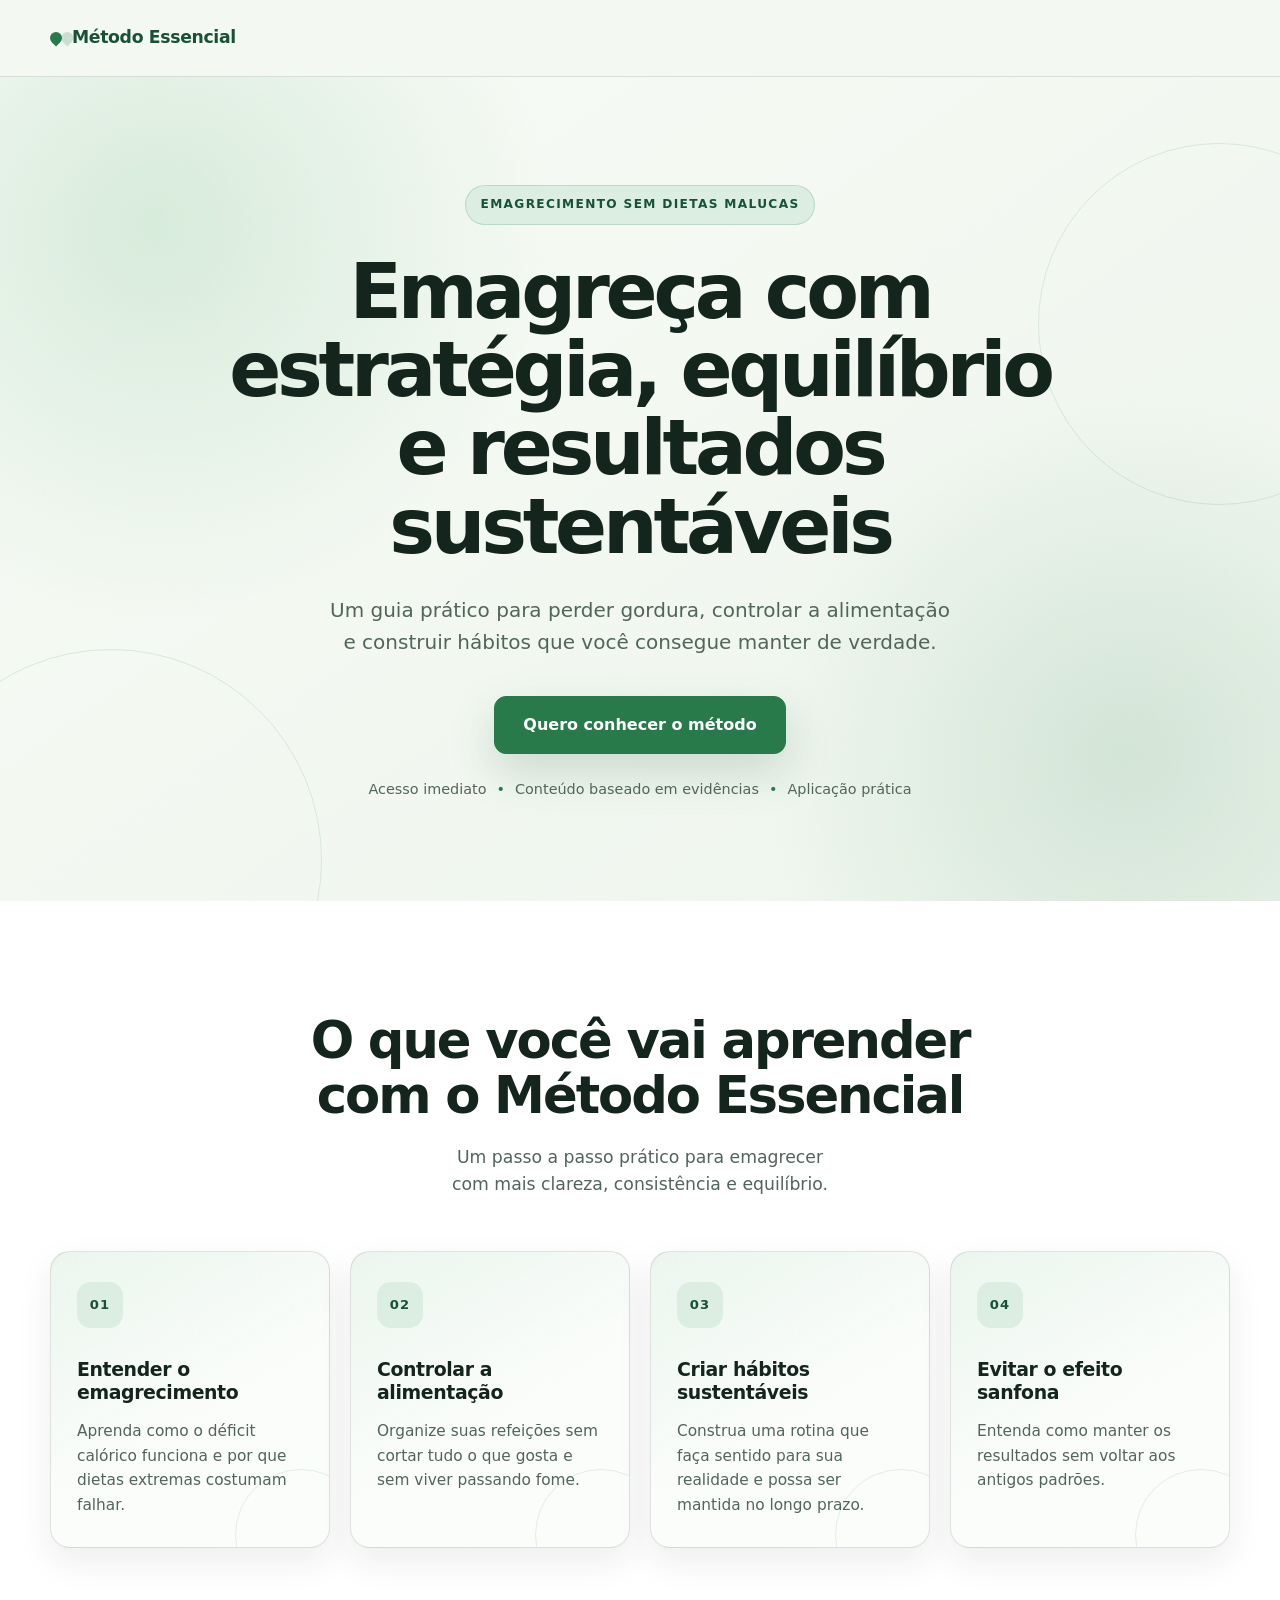
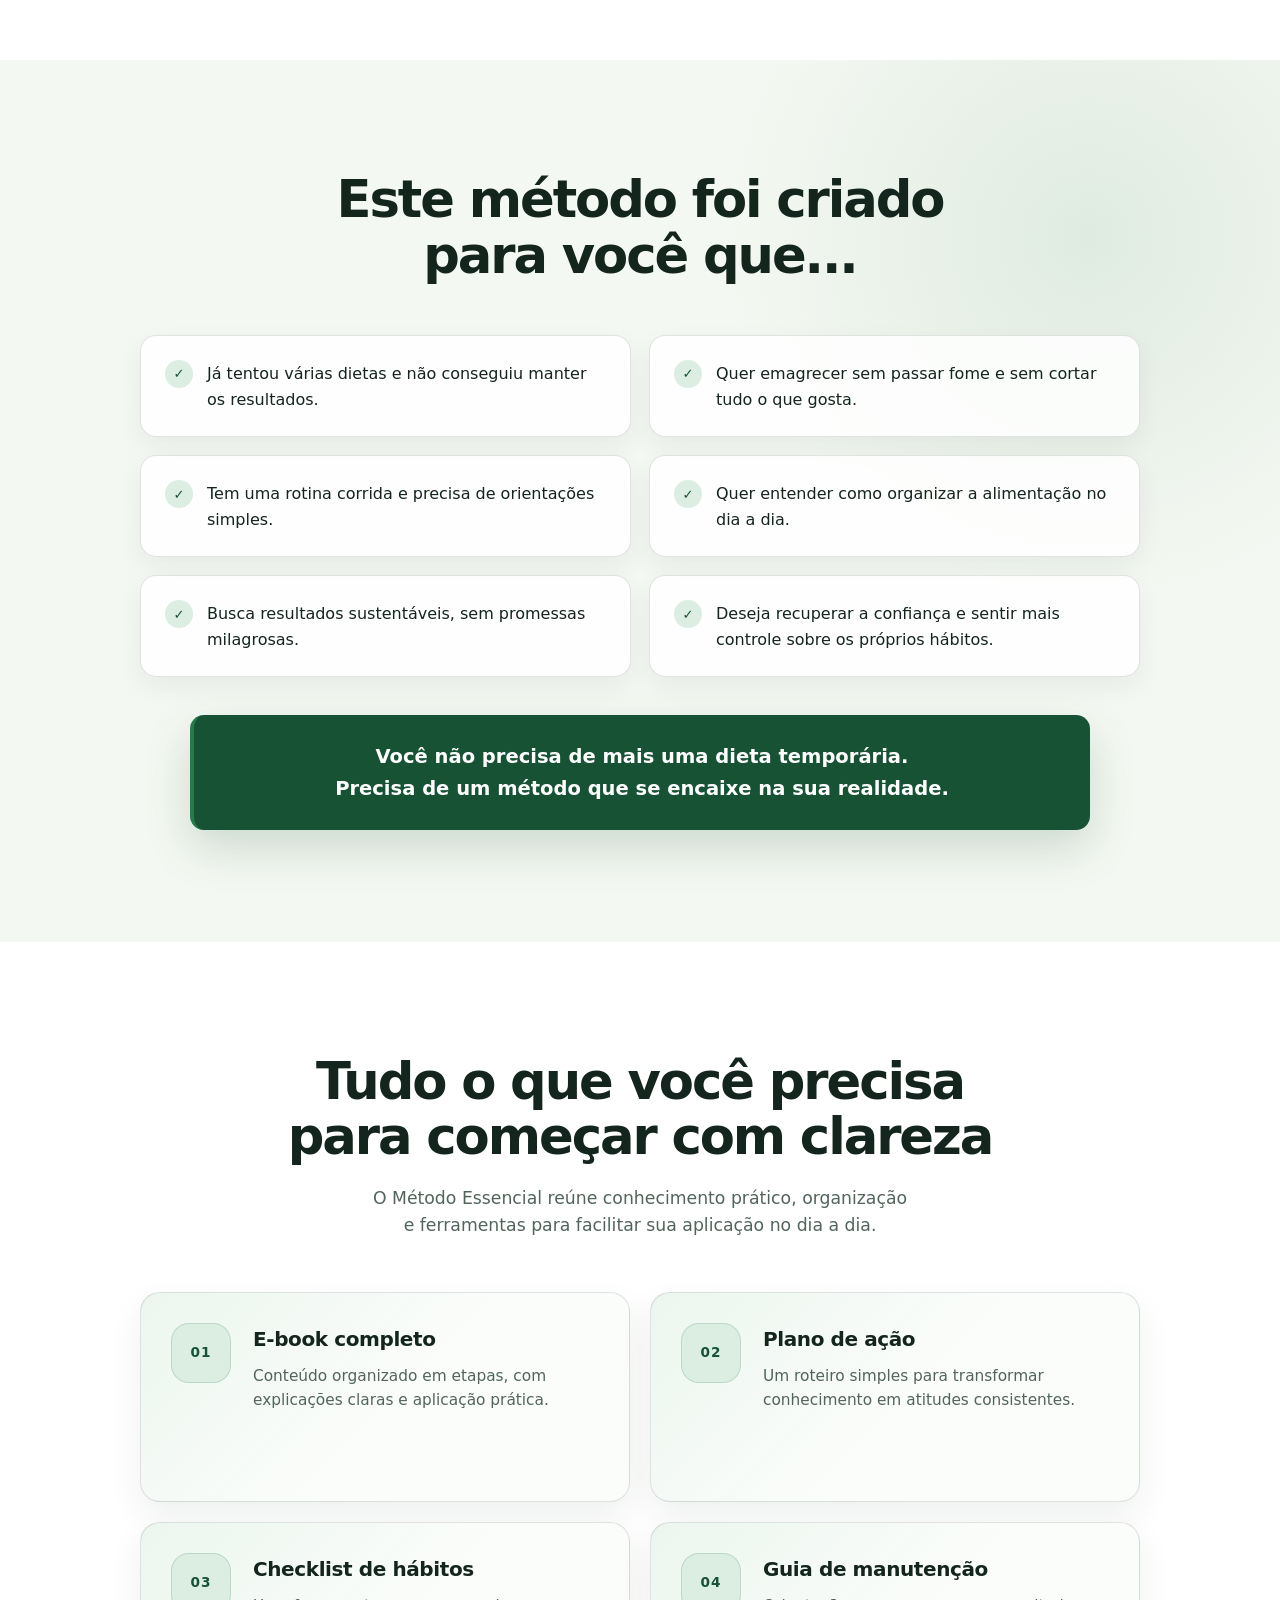
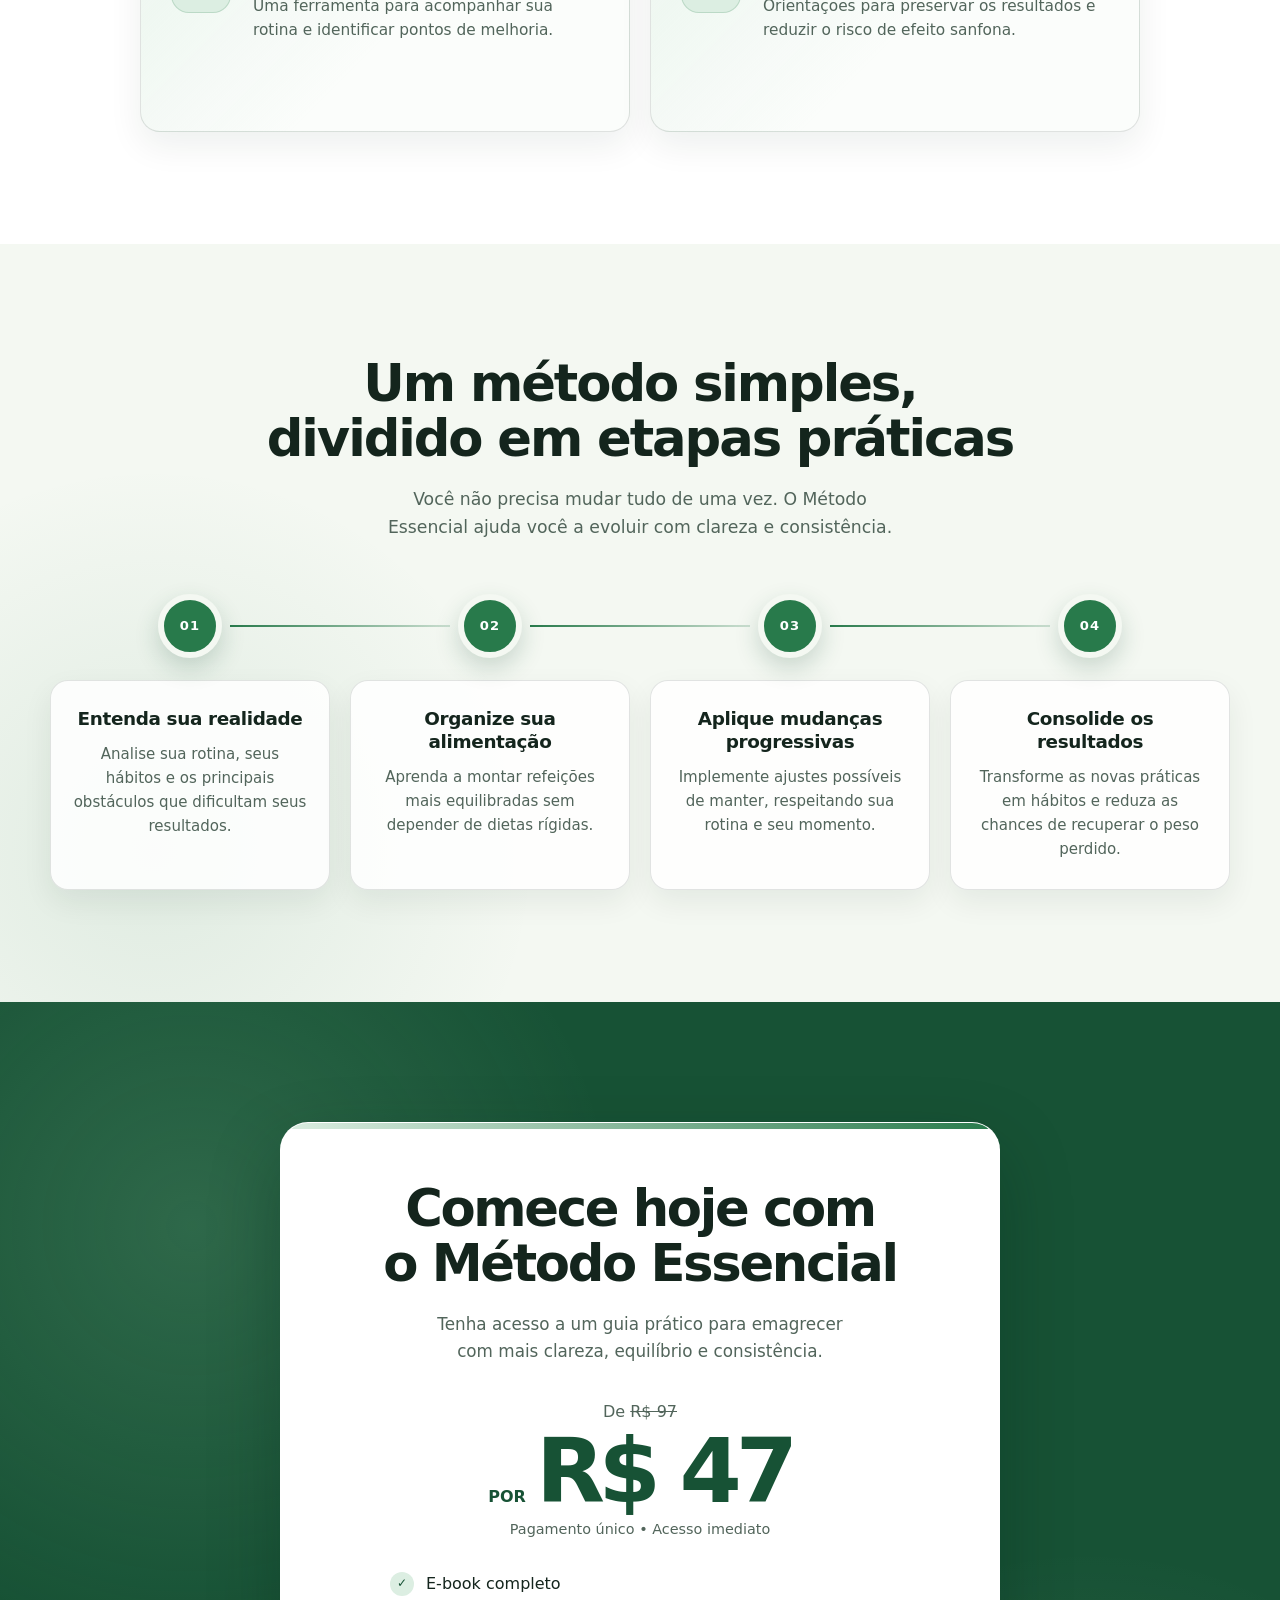
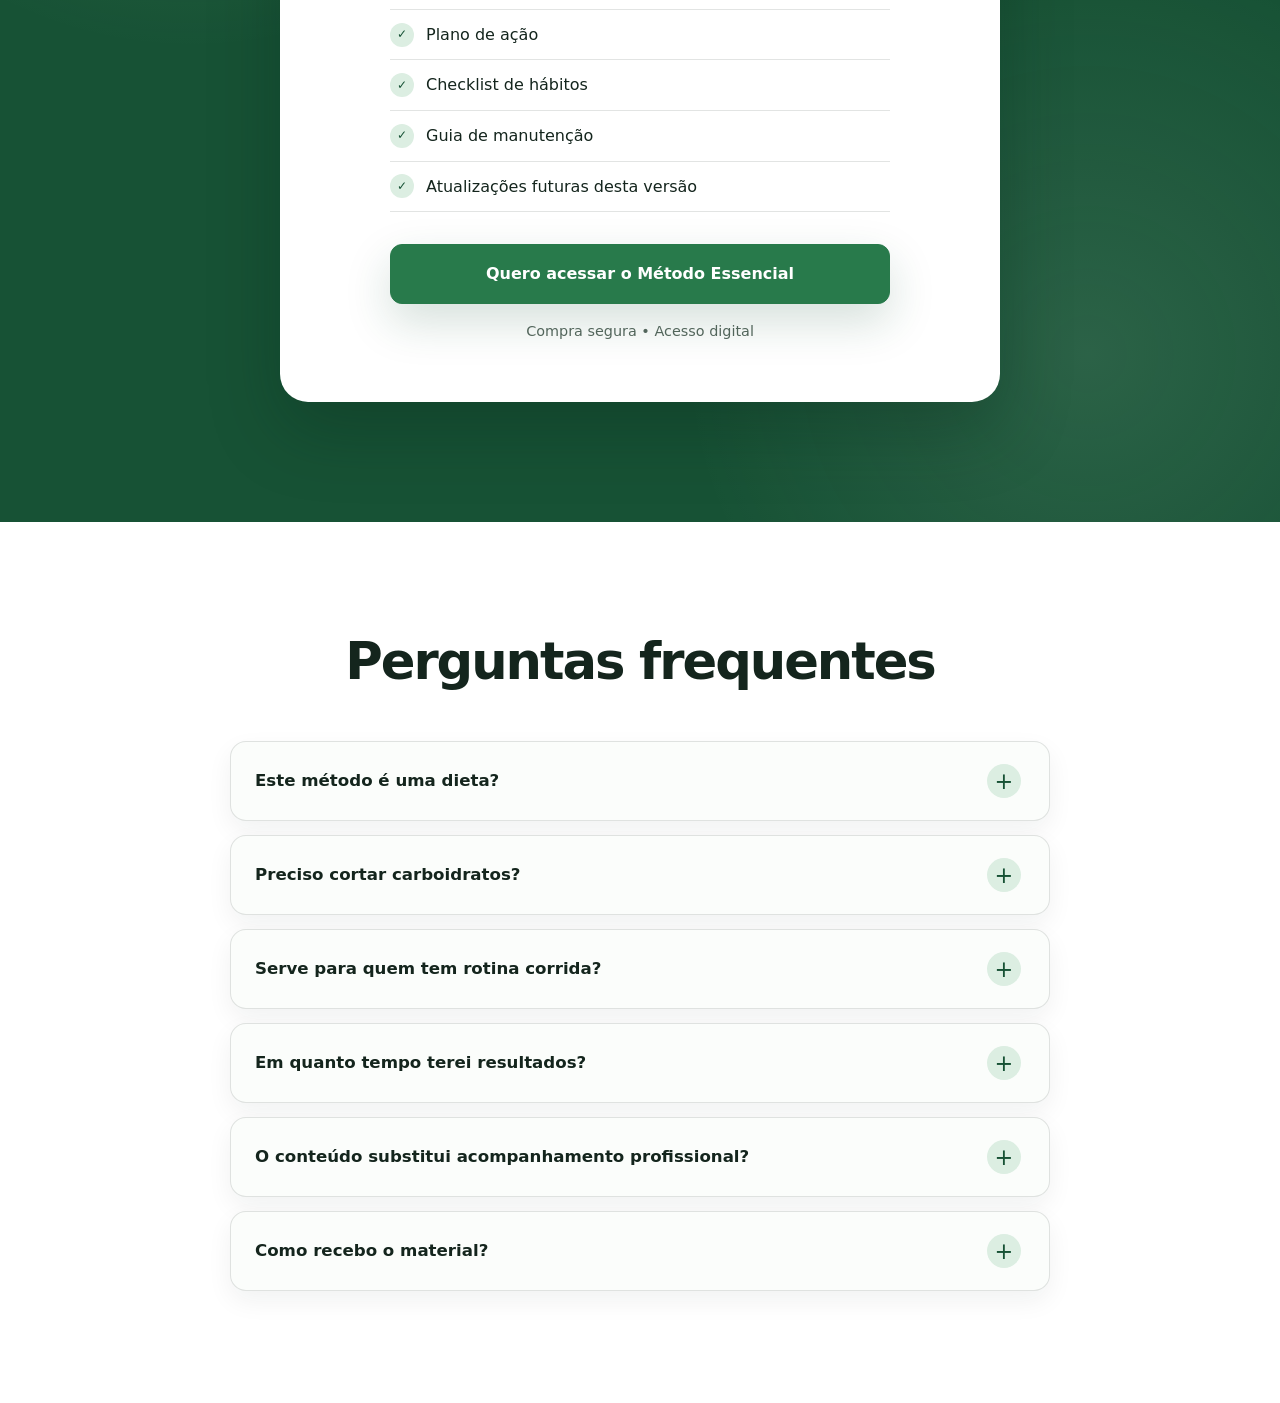
<file: ebook-emagrecimento/index.html>
<!DOCTYPE html>
<html lang="pt-BR">
<head>
  <meta charset="UTF-8" />
  <meta name="viewport" content="width=device-width, initial-scale=1.0" />
  <meta
    name="description"
    content="Um método prático para emagrecer com estratégia, equilíbrio e hábitos sustentáveis."
  />
  <title>Método Essencial | Emagrecimento Sustentável</title>
  <link rel="stylesheet" href="style.css" />
</head>
<body>
  <header class="site-header">
    <div class="container header-content">
      <a class="brand" href="#inicio" aria-label="Método Essencial — início">
        Método Essencial
      </a>
    </div>
  </header>

  <main>
    <section class="hero" id="inicio">
      <div class="container hero-content">
        <p class="hero-badge">EMAGRECIMENTO SEM DIETAS MALUCAS</p>

        <h1>Emagreça com estratégia, equilíbrio e resultados sustentáveis</h1>

        <p class="hero-text">
          Um guia prático para perder gordura, controlar a alimentação e
          construir hábitos que você consegue manter de verdade.
        </p>

        <a class="hero-button" href="#oferta">Quero conhecer o método</a>

        <p class="hero-support">
          Acesso imediato <span aria-hidden="true">•</span>
          Conteúdo baseado em evidências <span aria-hidden="true">•</span>
          Aplicação prática
        </p>
      </div>
    </section>

    <section class="benefits" id="beneficios" aria-labelledby="benefits-title">
      <div class="container">
        <header class="section-heading">
          <h2 id="benefits-title">O que você vai aprender com o Método Essencial</h2>
          <p>
            Um passo a passo prático para emagrecer com mais clareza,
            consistência e equilíbrio.
          </p>
        </header>

        <div class="benefits-grid">
          <article class="benefit-card">
            <span class="benefit-number" aria-hidden="true">01</span>
            <h3>Entender o emagrecimento</h3>
            <p>
              Aprenda como o déficit calórico funciona e por que dietas
              extremas costumam falhar.
            </p>
          </article>

          <article class="benefit-card">
            <span class="benefit-number" aria-hidden="true">02</span>
            <h3>Controlar a alimentação</h3>
            <p>
              Organize suas refeições sem cortar tudo o que gosta e sem viver
              passando fome.
            </p>
          </article>

          <article class="benefit-card">
            <span class="benefit-number" aria-hidden="true">03</span>
            <h3>Criar hábitos sustentáveis</h3>
            <p>
              Construa uma rotina que faça sentido para sua realidade e possa
              ser mantida no longo prazo.
            </p>
          </article>

          <article class="benefit-card">
            <span class="benefit-number" aria-hidden="true">04</span>
            <h3>Evitar o efeito sanfona</h3>
            <p>
              Entenda como manter os resultados sem voltar aos antigos padrões.
            </p>
          </article>
        </div>
      </div>
    </section>

    <section class="audience" id="para-quem" aria-labelledby="audience-title">
      <div class="container">
        <header class="section-heading">
          <h2 id="audience-title">Este método foi criado para você que...</h2>
        </header>

        <ul class="audience-list">
          <li>
            <span>Já tentou várias dietas e não conseguiu manter os resultados.</span>
          </li>
          <li>
            <span>Quer emagrecer sem passar fome e sem cortar tudo o que gosta.</span>
          </li>
          <li>
            <span>Tem uma rotina corrida e precisa de orientações simples.</span>
          </li>
          <li>
            <span>Quer entender como organizar a alimentação no dia a dia.</span>
          </li>
          <li>
            <span>Busca resultados sustentáveis, sem promessas milagrosas.</span>
          </li>
          <li>
            <span>
              Deseja recuperar a confiança e sentir mais controle sobre os
              próprios hábitos.
            </span>
          </li>
        </ul>

        <p class="audience-highlight">
          Você não precisa de mais uma dieta temporária. Precisa de um método
          que se encaixe na sua realidade.
        </p>
      </div>
    </section>

    <section class="included-content" id="conteudo" aria-labelledby="content-title">
      <div class="container">
        <header class="section-heading">
          <h2 id="content-title">Tudo o que você precisa para começar com clareza</h2>
          <p>
            O Método Essencial reúne conhecimento prático, organização e
            ferramentas para facilitar sua aplicação no dia a dia.
          </p>
        </header>

        <div class="content-grid">
          <article class="content-card">
            <span class="content-number" aria-hidden="true">01</span>
            <div>
              <h3>E-book completo</h3>
              <p>
                Conteúdo organizado em etapas, com explicações claras e
                aplicação prática.
              </p>
            </div>
          </article>

          <article class="content-card">
            <span class="content-number" aria-hidden="true">02</span>
            <div>
              <h3>Plano de ação</h3>
              <p>
                Um roteiro simples para transformar conhecimento em atitudes
                consistentes.
              </p>
            </div>
          </article>

          <article class="content-card">
            <span class="content-number" aria-hidden="true">03</span>
            <div>
              <h3>Checklist de hábitos</h3>
              <p>
                Uma ferramenta para acompanhar sua rotina e identificar pontos
                de melhoria.
              </p>
            </div>
          </article>

          <article class="content-card">
            <span class="content-number" aria-hidden="true">04</span>
            <div>
              <h3>Guia de manutenção</h3>
              <p>
                Orientações para preservar os resultados e reduzir o risco de
                efeito sanfona.
              </p>
            </div>
          </article>
        </div>
      </div>
    </section>

    <section class="method" id="como-funciona" aria-labelledby="method-title">
      <div class="container">
        <header class="section-heading">
          <h2 id="method-title">Um método simples, dividido em etapas práticas</h2>
          <p>
            Você não precisa mudar tudo de uma vez. O Método Essencial ajuda
            você a evoluir com clareza e consistência.
          </p>
        </header>

        <ol class="method-steps">
          <li class="method-step">
            <span class="step-number" aria-hidden="true">01</span>
            <div class="step-content">
              <h3>Entenda sua realidade</h3>
              <p>
                Analise sua rotina, seus hábitos e os principais obstáculos que
                dificultam seus resultados.
              </p>
            </div>
          </li>

          <li class="method-step">
            <span class="step-number" aria-hidden="true">02</span>
            <div class="step-content">
              <h3>Organize sua alimentação</h3>
              <p>
                Aprenda a montar refeições mais equilibradas sem depender de
                dietas rígidas.
              </p>
            </div>
          </li>

          <li class="method-step">
            <span class="step-number" aria-hidden="true">03</span>
            <div class="step-content">
              <h3>Aplique mudanças progressivas</h3>
              <p>
                Implemente ajustes possíveis de manter, respeitando sua rotina e
                seu momento.
              </p>
            </div>
          </li>

          <li class="method-step">
            <span class="step-number" aria-hidden="true">04</span>
            <div class="step-content">
              <h3>Consolide os resultados</h3>
              <p>
                Transforme as novas práticas em hábitos e reduza as chances de
                recuperar o peso perdido.
              </p>
            </div>
          </li>
        </ol>
      </div>
    </section>

    <section class="offer-section" id="oferta" aria-labelledby="offer-title">
      <div class="container">
        <article class="offer-card">
          <header class="offer-header">
            <h2 id="offer-title">Comece hoje com o Método Essencial</h2>
            <p>
              Tenha acesso a um guia prático para emagrecer com mais clareza,
              equilíbrio e consistência.
            </p>
          </header>

          <div class="offer-pricing">
            <p class="offer-old-price">De <del>R$ 97</del></p>
            <p class="offer-current-price">
              <span>Por</span>
              <strong>R$ 47</strong>
            </p>
            <p class="offer-payment">Pagamento único • Acesso imediato</p>
          </div>

          <ul class="offer-list">
            <li>E-book completo</li>
            <li>Plano de ação</li>
            <li>Checklist de hábitos</li>
            <li>Guia de manutenção</li>
            <li>Atualizações futuras desta versão</li>
          </ul>

          <a class="offer-button" href="#">Quero acessar o Método Essencial</a>
          <p class="offer-security">Compra segura • Acesso digital</p>
        </article>
      </div>
    </section>

    <section class="faq-section" id="faq" aria-labelledby="faq-title">
      <div class="container">
        <header class="section-heading">
          <h2 id="faq-title">Perguntas frequentes</h2>
        </header>

        <div class="faq-list">
          <details class="faq-item">
            <summary>Este método é uma dieta?</summary>
            <div class="faq-answer">
              <p>
                Não. O Método Essencial apresenta princípios de alimentação,
                organização e comportamento que podem ser adaptados à rotina de
                cada pessoa.
              </p>
            </div>
          </details>

          <details class="faq-item">
            <summary>Preciso cortar carboidratos?</summary>
            <div class="faq-answer">
              <p>
                Não. O material não exige a exclusão de grupos alimentares. O
                foco está no equilíbrio, na quantidade e na consistência.
              </p>
            </div>
          </details>

          <details class="faq-item">
            <summary>Serve para quem tem rotina corrida?</summary>
            <div class="faq-answer">
              <p>
                Sim. As orientações foram pensadas para serem simples e
                aplicáveis em diferentes rotinas.
              </p>
            </div>
          </details>

          <details class="faq-item">
            <summary>Em quanto tempo terei resultados?</summary>
            <div class="faq-answer">
              <p>
                Os resultados variam conforme ponto de partida, rotina,
                alimentação, atividade física e consistência. O método não
                promete resultados em prazo específico.
              </p>
            </div>
          </details>

          <details class="faq-item">
            <summary>O conteúdo substitui acompanhamento profissional?</summary>
            <div class="faq-answer">
              <p>
                Não. O material é educativo e não substitui avaliação individual
                com médico, nutricionista ou outro profissional de saúde.
              </p>
            </div>
          </details>

          <details class="faq-item">
            <summary>Como recebo o material?</summary>
            <div class="faq-answer">
              <p>
                Após a confirmação do pagamento, o acesso ao conteúdo digital
                será liberado pela plataforma de venda.
              </p>
            </div>
          </details>
        </div>
      </div>
    </section>
  </main>
</body>
</html>
</file>
<file: ebook-emagrecimento/style.css>
:root {
  --background: #f4f8f2;
  --surface: #ffffff;
  --text: #14251d;
  --text-muted: #52655b;
  --primary: #287a4b;
  --primary-dark: #175235;
  --primary-light: #dceee2;
  --border: rgba(20, 37, 29, 0.12);
  --shadow: 0 18px 45px rgba(23, 82, 53, 0.18);
  --container: 1180px;
}

* {
  box-sizing: border-box;
  margin: 0;
  padding: 0;
}

html {
  scroll-behavior: smooth;
}

body {
  min-width: 320px;
  min-height: 100vh;
  background: var(--background);
  color: var(--text);
  font-family:
    Inter, ui-sans-serif, system-ui, -apple-system, BlinkMacSystemFont, "Segoe UI",
    sans-serif;
  line-height: 1.6;
}

a {
  color: inherit;
  text-decoration: none;
}

.container {
  width: min(100% - 40px, var(--container));
  margin-inline: auto;
}

.site-header {
  position: relative;
  z-index: 10;
  border-bottom: 1px solid var(--border);
  background: rgba(244, 248, 242, 0.88);
  backdrop-filter: blur(14px);
}

.header-content {
  min-height: 76px;
  display: flex;
  align-items: center;
}

.brand {
  display: inline-flex;
  align-items: center;
  gap: 10px;
  color: var(--primary-dark);
  font-size: 1.08rem;
  font-weight: 800;
  letter-spacing: -0.02em;
}

.brand::before {
  width: 12px;
  height: 12px;
  border-radius: 50% 50% 50% 0;
  background: var(--primary);
  content: "";
  transform: rotate(-45deg);
  box-shadow: 8px 8px 0 rgba(40, 122, 75, 0.2);
}

.hero {
  min-height: calc(100svh - 76px);
  position: relative;
  isolation: isolate;
  display: grid;
  place-items: center;
  overflow: hidden;
  background:
    radial-gradient(circle at 12% 18%, rgba(134, 196, 153, 0.28), transparent 30%),
    radial-gradient(circle at 88% 82%, rgba(40, 122, 75, 0.14), transparent 28%),
    linear-gradient(145deg, #f8fbf6 0%, #edf5ec 100%);
}

.hero::before,
.hero::after {
  position: absolute;
  z-index: -1;
  border: 1px solid rgba(40, 122, 75, 0.13);
  border-radius: 50%;
  content: "";
}

.hero::before {
  top: 8%;
  right: -120px;
  width: 360px;
  height: 360px;
}

.hero::after {
  bottom: -170px;
  left: -100px;
  width: 420px;
  height: 420px;
}

.hero-content {
  max-width: 930px;
  padding-block: 96px 88px;
  text-align: center;
}

.hero-badge {
  width: fit-content;
  margin: 0 auto 28px;
  padding: 9px 15px;
  border: 1px solid rgba(40, 122, 75, 0.18);
  border-radius: 999px;
  background: var(--primary-light);
  color: var(--primary-dark);
  font-size: 0.76rem;
  font-weight: 800;
  letter-spacing: 0.11em;
}

.hero h1 {
  max-width: 900px;
  margin-inline: auto;
  font-size: clamp(2.5rem, 6vw, 5.25rem);
  line-height: 1.02;
  letter-spacing: -0.055em;
  text-wrap: balance;
}

.hero-text {
  max-width: 710px;
  margin: 28px auto 38px;
  color: var(--text-muted);
  font-size: clamp(1.05rem, 2vw, 1.25rem);
  text-wrap: balance;
}

.hero-button {
  display: inline-flex;
  min-height: 56px;
  align-items: center;
  justify-content: center;
  padding: 15px 28px;
  border: 1px solid var(--primary);
  border-radius: 12px;
  background: var(--primary);
  box-shadow: var(--shadow);
  color: #ffffff;
  font-weight: 800;
  transition:
    background-color 180ms ease,
    transform 180ms ease,
    box-shadow 180ms ease;
}

.hero-button:hover {
  background: var(--primary-dark);
  box-shadow: 0 20px 48px rgba(23, 82, 53, 0.24);
  transform: translateY(-2px);
}

.hero-button:focus-visible,
.brand:focus-visible {
  outline: 3px solid rgba(40, 122, 75, 0.4);
  outline-offset: 4px;
}

.hero-support {
  display: flex;
  flex-wrap: wrap;
  justify-content: center;
  gap: 6px 10px;
  margin-top: 24px;
  color: var(--text-muted);
  font-size: 0.9rem;
}

.hero-support span {
  color: var(--primary);
}

.benefits {
  padding-block: 112px;
  background: var(--surface);
}

.section-heading {
  max-width: 760px;
  margin: 0 auto 52px;
  text-align: center;
}

.section-heading h2 {
  font-size: clamp(2rem, 4vw, 3.3rem);
  line-height: 1.08;
  letter-spacing: -0.04em;
  text-wrap: balance;
}

.section-heading p {
  max-width: 640px;
  margin: 20px auto 0;
  color: var(--text-muted);
  font-size: 1.08rem;
  text-wrap: balance;
}

.benefits-grid {
  display: grid;
  grid-template-columns: repeat(4, minmax(0, 1fr));
  gap: 20px;
}

.benefit-card {
  position: relative;
  min-height: 280px;
  overflow: hidden;
  padding: 30px 26px;
  border: 1px solid var(--border);
  border-radius: 20px;
  background:
    linear-gradient(150deg, rgba(220, 238, 226, 0.52), transparent 55%),
    #fbfdfb;
  box-shadow: 0 14px 34px rgba(20, 37, 29, 0.08);
}

.benefit-card::after {
  position: absolute;
  right: -38px;
  bottom: -54px;
  width: 130px;
  height: 130px;
  border: 1px solid rgba(40, 122, 75, 0.12);
  border-radius: 50%;
  content: "";
}

.benefit-number {
  width: 46px;
  height: 46px;
  display: grid;
  place-items: center;
  margin-bottom: 30px;
  border-radius: 14px;
  background: var(--primary-light);
  color: var(--primary-dark);
  font-size: 0.82rem;
  font-weight: 800;
  letter-spacing: 0.08em;
}

.benefit-card h3 {
  margin-bottom: 14px;
  font-size: 1.18rem;
  line-height: 1.25;
  letter-spacing: -0.02em;
}

.benefit-card p {
  position: relative;
  z-index: 1;
  color: var(--text-muted);
  font-size: 0.96rem;
}

.audience {
  padding-block: 112px;
  background:
    radial-gradient(circle at 85% 20%, rgba(40, 122, 75, 0.1), transparent 28%),
    var(--background);
}

.audience-list {
  max-width: 1000px;
  display: grid;
  grid-template-columns: repeat(2, minmax(0, 1fr));
  gap: 18px;
  margin-inline: auto;
  list-style: none;
}

.audience-list li {
  display: grid;
  grid-template-columns: 28px minmax(0, 1fr);
  gap: 14px;
  align-items: start;
  padding: 24px;
  border: 1px solid var(--border);
  border-radius: 16px;
  background: rgba(255, 255, 255, 0.82);
  box-shadow: 0 10px 26px rgba(20, 37, 29, 0.06);
  color: var(--text);
}

.audience-list li::before {
  width: 28px;
  height: 28px;
  display: grid;
  place-items: center;
  border-radius: 50%;
  background: var(--primary-light);
  color: var(--primary-dark);
  content: "✓";
  font-size: 0.82rem;
  font-weight: 900;
}

.audience-list span {
  padding-top: 1px;
}

.audience-highlight {
  max-width: 900px;
  margin: 38px auto 0;
  padding: 26px 30px;
  border-left: 4px solid var(--primary);
  border-radius: 14px;
  background: var(--primary-dark);
  box-shadow: var(--shadow);
  color: #ffffff;
  font-size: clamp(1.05rem, 2vw, 1.22rem);
  font-weight: 700;
  text-align: center;
  text-wrap: balance;
}

.included-content {
  padding-block: 112px;
  background: var(--surface);
}

.content-grid {
  max-width: 1000px;
  display: grid;
  grid-template-columns: repeat(2, minmax(0, 1fr));
  gap: 20px;
  margin-inline: auto;
}

.content-card {
  min-height: 210px;
  display: grid;
  grid-template-columns: 60px minmax(0, 1fr);
  gap: 22px;
  align-items: start;
  padding: 30px;
  border: 1px solid var(--border);
  border-radius: 20px;
  background:
    linear-gradient(135deg, rgba(220, 238, 226, 0.5), transparent 52%),
    #fbfdfb;
  box-shadow: 0 14px 34px rgba(20, 37, 29, 0.07);
}

.content-number {
  width: 60px;
  height: 60px;
  display: grid;
  place-items: center;
  border: 1px solid rgba(40, 122, 75, 0.18);
  border-radius: 18px;
  background: var(--primary-light);
  color: var(--primary-dark);
  font-size: 0.85rem;
  font-weight: 900;
  letter-spacing: 0.08em;
}

.content-card h3 {
  margin: 4px 0 12px;
  font-size: 1.25rem;
  line-height: 1.25;
  letter-spacing: -0.02em;
}

.content-card p {
  color: var(--text-muted);
  font-size: 0.96rem;
}

.method {
  padding-block: 112px;
  background:
    radial-gradient(circle at 12% 80%, rgba(40, 122, 75, 0.1), transparent 30%),
    var(--background);
}

.method-steps {
  display: grid;
  grid-template-columns: repeat(4, minmax(0, 1fr));
  gap: 20px;
  list-style: none;
}

.method-step {
  position: relative;
  min-width: 0;
}

.method-step:not(:last-child)::after {
  position: absolute;
  top: 31px;
  left: calc(50% + 40px);
  width: calc(100% - 60px);
  height: 2px;
  background: linear-gradient(90deg, var(--primary), rgba(40, 122, 75, 0.2));
  content: "";
}

.step-number {
  position: relative;
  z-index: 1;
  width: 64px;
  height: 64px;
  display: grid;
  place-items: center;
  margin: 0 auto 22px;
  border: 6px solid var(--background);
  border-radius: 50%;
  background: var(--primary);
  box-shadow: 0 10px 24px rgba(23, 82, 53, 0.2);
  color: #ffffff;
  font-size: 0.82rem;
  font-weight: 900;
  letter-spacing: 0.08em;
}

.step-content {
  min-height: 210px;
  padding: 26px 22px;
  border: 1px solid var(--border);
  border-radius: 18px;
  background: rgba(255, 255, 255, 0.86);
  box-shadow: 0 12px 30px rgba(20, 37, 29, 0.07);
  text-align: center;
}

.step-content h3 {
  margin-bottom: 12px;
  font-size: 1.15rem;
  line-height: 1.25;
  letter-spacing: -0.02em;
}

.step-content p {
  color: var(--text-muted);
  font-size: 0.94rem;
}

.offer-section {
  padding-block: 120px;
  background:
    radial-gradient(circle at 15% 20%, rgba(167, 220, 180, 0.16), transparent 30%),
    radial-gradient(circle at 85% 85%, rgba(220, 238, 226, 0.1), transparent 28%),
    var(--primary-dark);
}

.offer-card {
  max-width: 720px;
  position: relative;
  overflow: hidden;
  margin-inline: auto;
  padding: 58px;
  border: 1px solid rgba(255, 255, 255, 0.5);
  border-radius: 28px;
  background: var(--surface);
  box-shadow: 0 28px 70px rgba(8, 35, 22, 0.3);
}

.offer-card::before {
  position: absolute;
  top: 0;
  right: 0;
  left: 0;
  height: 6px;
  background: linear-gradient(90deg, var(--primary-light), var(--primary));
  content: "";
}

.offer-header {
  text-align: center;
}

.offer-header h2 {
  font-size: clamp(2rem, 4vw, 3.25rem);
  line-height: 1.08;
  letter-spacing: -0.045em;
  text-wrap: balance;
}

.offer-header p {
  max-width: 570px;
  margin: 20px auto 0;
  color: var(--text-muted);
  font-size: 1.05rem;
  text-wrap: balance;
}

.offer-pricing {
  margin-block: 34px 30px;
  text-align: center;
}

.offer-old-price {
  color: var(--text-muted);
  font-size: 1rem;
}

.offer-current-price {
  display: flex;
  align-items: baseline;
  justify-content: center;
  gap: 10px;
  margin-block: 2px;
  color: var(--primary-dark);
}

.offer-current-price span {
  font-size: 1rem;
  font-weight: 800;
  text-transform: uppercase;
}

.offer-current-price strong {
  font-size: clamp(3.8rem, 10vw, 5.6rem);
  line-height: 1;
  letter-spacing: -0.07em;
}

.offer-payment,
.offer-security {
  color: var(--text-muted);
  font-size: 0.9rem;
  text-align: center;
}

.offer-list {
  max-width: 500px;
  display: grid;
  gap: 12px;
  margin: 0 auto 32px;
  list-style: none;
}

.offer-list li {
  display: flex;
  gap: 12px;
  align-items: center;
  padding-bottom: 12px;
  border-bottom: 1px solid var(--border);
}

.offer-list li::before {
  width: 24px;
  height: 24px;
  display: grid;
  flex: 0 0 auto;
  place-items: center;
  border-radius: 50%;
  background: var(--primary-light);
  color: var(--primary-dark);
  content: "✓";
  font-size: 0.75rem;
  font-weight: 900;
}

.offer-button {
  max-width: 500px;
  min-height: 58px;
  display: flex;
  align-items: center;
  justify-content: center;
  margin-inline: auto;
  padding: 16px 24px;
  border: 1px solid var(--primary);
  border-radius: 12px;
  background: var(--primary);
  box-shadow: var(--shadow);
  color: #ffffff;
  font-weight: 800;
  text-align: center;
  transition:
    background-color 180ms ease,
    transform 180ms ease,
    box-shadow 180ms ease;
}

.offer-button:hover {
  background: var(--primary-dark);
  box-shadow: 0 20px 48px rgba(23, 82, 53, 0.24);
  transform: translateY(-2px);
}

.offer-button:focus-visible {
  outline: 3px solid rgba(40, 122, 75, 0.4);
  outline-offset: 4px;
}

.offer-security {
  margin-top: 16px;
}

.faq-section {
  padding-block: 112px;
  background: var(--surface);
}

.faq-list {
  max-width: 820px;
  display: grid;
  gap: 14px;
  margin-inline: auto;
}

.faq-item {
  overflow: hidden;
  border: 1px solid var(--border);
  border-radius: 16px;
  background: #fbfdfb;
  box-shadow: 0 10px 26px rgba(20, 37, 29, 0.06);
}

.faq-item summary {
  display: grid;
  grid-template-columns: minmax(0, 1fr) 38px;
  gap: 18px;
  align-items: center;
  padding: 22px 24px;
  color: var(--text);
  cursor: pointer;
  font-size: 1.04rem;
  font-weight: 800;
  line-height: 1.35;
  list-style: none;
}

.faq-item summary::-webkit-details-marker {
  display: none;
}

.faq-item summary::marker {
  content: "";
}

.faq-item summary::after {
  width: 34px;
  height: 34px;
  display: grid;
  place-items: center;
  border-radius: 50%;
  background: var(--primary-light);
  color: var(--primary-dark);
  content: "+";
  font-size: 1.4rem;
  font-weight: 500;
  line-height: 1;
  transition: transform 180ms ease;
}

.faq-item[open] summary {
  color: var(--primary-dark);
}

.faq-item[open] summary::after {
  transform: rotate(45deg);
}

.faq-item summary:focus-visible {
  outline: 3px solid rgba(40, 122, 75, 0.4);
  outline-offset: -3px;
}

.faq-answer {
  padding: 0 80px 24px 24px;
}

.faq-answer p {
  color: var(--text-muted);
}

@media (max-width: 900px) {
  .benefits-grid {
    grid-template-columns: repeat(2, minmax(0, 1fr));
  }

  .method-steps {
    grid-template-columns: repeat(2, minmax(0, 1fr));
  }

  .method-step:nth-child(2)::after {
    display: none;
  }
}

@media (max-width: 640px) {
  .container {
    width: min(100% - 32px, var(--container));
  }

  .header-content {
    min-height: 68px;
  }

  .hero {
    min-height: calc(100svh - 68px);
  }

  .hero-content {
    padding-block: 72px 64px;
  }

  .hero-badge {
    margin-bottom: 22px;
    font-size: 0.68rem;
    line-height: 1.4;
  }

  .hero h1 {
    font-size: clamp(2.35rem, 13vw, 3.6rem);
  }

  .hero-text {
    margin-block: 24px 32px;
  }

  .hero-button {
    width: 100%;
  }

  .hero-support {
    display: block;
    line-height: 1.8;
  }

  .hero-support span {
    display: none;
  }

  .benefits {
    padding-block: 80px;
  }

  .section-heading {
    margin-bottom: 36px;
  }

  .benefits-grid {
    grid-template-columns: 1fr;
  }

  .benefit-card {
    min-height: auto;
  }

  .audience {
    padding-block: 80px;
  }

  .audience-list {
    grid-template-columns: 1fr;
  }

  .audience-list li {
    padding: 20px;
  }

  .audience-highlight {
    margin-top: 28px;
    padding: 22px 20px;
  }

  .included-content {
    padding-block: 80px;
  }

  .content-grid {
    grid-template-columns: 1fr;
  }

  .content-card {
    min-height: auto;
    grid-template-columns: 50px minmax(0, 1fr);
    gap: 16px;
    padding: 22px 20px;
  }

  .content-number {
    width: 50px;
    height: 50px;
    border-radius: 15px;
  }

  .method {
    padding-block: 80px;
  }

  .method-steps {
    grid-template-columns: 1fr;
  }

  .method-step {
    display: grid;
    grid-template-columns: 52px minmax(0, 1fr);
    gap: 16px;
    align-items: start;
  }

  .method-step:not(:last-child)::after {
    display: block;
    top: 52px;
    left: 25px;
    width: 2px;
    height: calc(100% - 6px);
  }

  .step-number {
    width: 52px;
    height: 52px;
    margin: 0;
    border-width: 5px;
  }

  .step-content {
    min-height: auto;
    padding: 22px 20px;
    text-align: left;
  }

  .offer-section {
    padding-block: 80px;
  }

  .offer-card {
    padding: 42px 22px;
    border-radius: 22px;
  }

  .faq-section {
    padding-block: 80px;
  }

  .faq-item summary {
    grid-template-columns: minmax(0, 1fr) 34px;
    gap: 14px;
    padding: 20px;
  }

  .faq-answer {
    padding: 0 20px 22px;
  }
}

@media (prefers-reduced-motion: reduce) {
  html {
    scroll-behavior: auto;
  }

  .hero-button,
  .offer-button,
  .faq-item summary::after {
    transition: none;
  }
}
</file>
